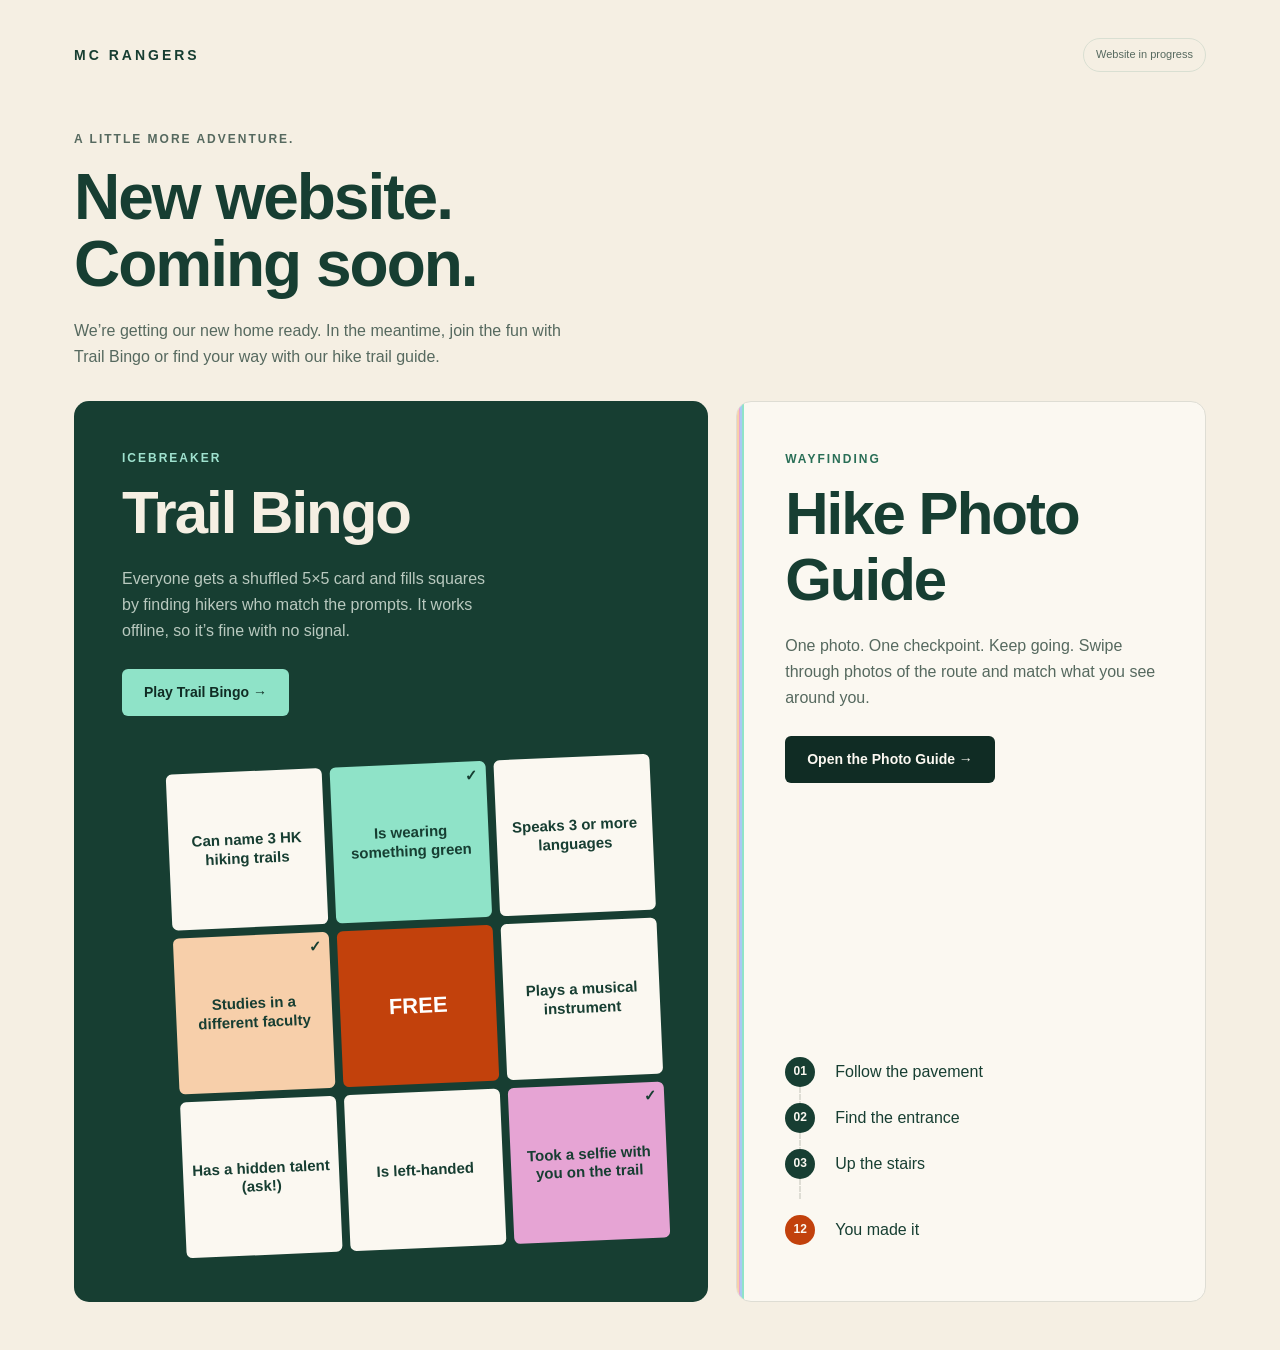
<file: index.html>
<!doctype html>
<html lang="en">
<head>
<meta charset="utf-8"><meta name="viewport" content="width=device-width, initial-scale=1"><meta name="theme-color" content="#173e32"><meta name="description" content="MC Rangers. Our new website is coming soon. Play Trail Bingo or open our hike photo guide."><title>MC Rangers | Coming Soon</title>
<style>
:root{color-scheme:light;--green:#173e32;--cream:#f5efe3;--paper:#fbf8f1;--mint:#8fe3c8;--muted:#56695f}*{box-sizing:border-box}body{margin:0;background:var(--cream);color:var(--green);font-family:-apple-system,BlinkMacSystemFont,"Segoe UI",sans-serif;line-height:1.6}.page{max-width:1180px;margin:auto;padding:30px 24px 48px}header{display:flex;justify-content:space-between;align-items:center;gap:16px}.brand{font-size:14px;font-weight:850;letter-spacing:3px}.status{border:1px solid #d9dfd2;border-radius:99px;padding:7px 12px;color:var(--muted);font-size:11px}main{padding-top:38px}.eyebrow,.tag{font-size:12px;letter-spacing:2px;text-transform:uppercase;font-weight:750}.eyebrow{color:var(--muted)}h1{font-size:clamp(40px,6vw,64px);line-height:1.05;letter-spacing:-2px;margin:14px 0} .intro{max-width:500px;color:var(--muted);margin:20px 0 32px}.tools{display:grid;grid-template-columns:1.35fr 1fr;gap:28px}.tool{border-radius:15px;padding:clamp(24px,4vw,48px);overflow:hidden;display:flex;flex-direction:column;min-width:0}.bingo-card{background:var(--green);color:var(--cream)}.guide-card{background:var(--paper);border:1px solid #deddd4;position:relative}.guide-card:before{content:"";position:absolute;inset:0 auto 0 0;width:7px;background:linear-gradient(90deg,#f7cfaa 0 25%,#e6a4d4 25% 50%,#a8c9f2 50% 75%,#8fe3c8 75%)}.tag{margin:0 0 12px;color:#2a6f57}.bingo-card .tag{color:#9fe2cf}h2{font-size:clamp(34px,4.8vw,60px);line-height:1.1;letter-spacing:-2px;margin:0 0 20px}.description{font-size:16px;margin:0 0 26px;max-width:42ch;color:var(--muted)}.bingo-card .description{color:#b9c9bf}.button{display:inline-flex;align-items:center;justify-content:center;align-self:flex-start;min-height:46px;padding:12px 22px;border-radius:6px;background:var(--mint);color:#102c24;font-weight:750;font-size:14px;text-decoration:none}.guide-card .button{background:#102c24;color:var(--paper)}.button:hover{filter:brightness(1.08)}.button:focus-visible{outline:3px solid #c2410c;outline-offset:5px}.board{list-style:none;display:grid;grid-template-columns:repeat(3,1fr);gap:8px;padding:0;margin:48px 0 6px 10%;transform:rotate(-2.5deg)}.board li{position:relative;aspect-ratio:1;display:flex;align-items:center;justify-content:center;text-align:center;padding:12px 7px;border-radius:6px;background:var(--paper);color:var(--green);font-size:clamp(11px,1.25vw,15px);font-weight:750;line-height:1.25}.board .mint{background:var(--mint)}.board .peach{background:#f7cfaa}.board .pink{background:#e6a4d4}.board .free{background:#c2410c;color:white;font-size:22px}.board .checked:after{content:'✓';position:absolute;right:8px;top:5px}.checkpoints{list-style:none;padding:0;margin:auto 0 0;position:relative;padding-top:100px}.checkpoints li{position:relative;display:flex;align-items:center;gap:20px;padding:8px 0}.checkpoints b{position:relative;z-index:1;width:30px;height:30px;border-radius:50%;background:var(--green);color:var(--paper);display:grid;place-items:center;font-size:12px}.checkpoints li:not(:last-child):after{content:'';position:absolute;left:14px;top:38px;height:20px;border-left:2px dashed #deddd4}.checkpoints .finish{margin-top:20px}.checkpoints .finish b{background:#c2410c}@media(max-width:760px){.tools{grid-template-columns:1fr}.board{max-width:420px;width:90%;align-self:center;margin:40px 0 8px}.board li{font-size:14px}.checkpoints{padding-top:50px}h2{font-size:clamp(36px,8vw,56px)}}@media(max-width:400px){.page{padding:20px 16px}.status{font-size:10px}.brand{letter-spacing:2px;font-size:12px}.board li{font-size:11px}}@media(prefers-reduced-motion:reduce){*{scroll-behavior:auto!important}}
</style>
</head>
<body><div class="page"><header><p class="brand">MC RANGERS</p><span class="status">Website in progress</span></header><main><p class="eyebrow">A little more adventure.</p><h1>New website.<br>Coming soon.</h1><p class="intro">We’re getting our new home ready. In the meantime, join the fun with Trail Bingo or find your way with our hike trail guide.</p>
<section class="tools" aria-label="MC Rangers trail tools">
<article class="tool bingo-card"><p class="tag">Icebreaker</p><h2>Trail Bingo</h2><p class="description">Everyone gets a shuffled 5×5 card and fills squares by finding hikers who match the prompts. It works offline, so it’s fine with no signal.</p><a class="button" href="/hike-bingo/">Play Trail Bingo →</a><ul class="board" aria-label="Illustrative bingo squares, not an interactive game"><li>Can name 3 HK hiking trails</li><li class="mint checked">Is wearing something green</li><li>Speaks 3 or more languages</li><li class="peach checked">Studies in a different faculty</li><li class="free">FREE</li><li>Plays a musical instrument</li><li>Has a hidden talent (ask!)</li><li>Is left-handed</li><li class="pink checked">Took a selfie with you on the trail</li></ul></article>
<article class="tool guide-card"><p class="tag">Wayfinding</p><h2>Hike Photo<br>Guide</h2><p class="description">One photo. One checkpoint. Keep going. Swipe through photos of the route and match what you see around you.</p><a class="button" href="/hike-guide/">Open the Photo Guide →</a><ol class="checkpoints" aria-label="Example guide checkpoints"><li><b>01</b><span>Follow the pavement</span></li><li><b>02</b><span>Find the entrance</span></li><li><b>03</b><span>Up the stairs</span></li><li class="finish"><b>12</b><span>You made it</span></li></ol></article>
</section></main></div></body></html>
</file>
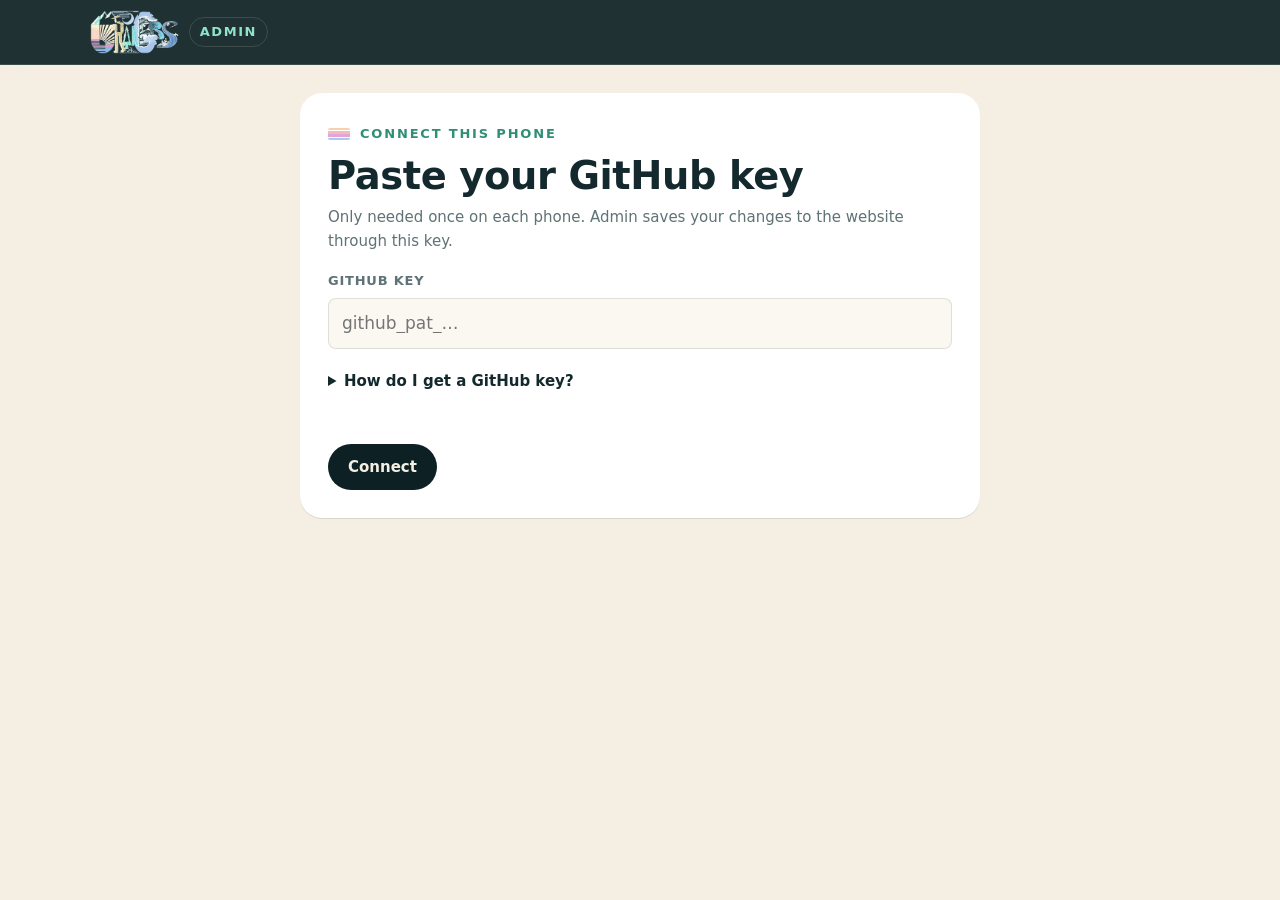
<file: admin.html>
<!doctype html>
<html lang="en">
<head>
<meta charset="utf-8">
<meta name="viewport" content="width=device-width, initial-scale=1, viewport-fit=cover">
<meta name="robots" content="noindex, nofollow">
<title>Admin · MC Rangers</title>
<meta name="theme-color" content="#0d2124">
<link rel="icon" type="image/png" href="icons/favicon-64.png">
<link rel="preconnect" href="https://api.fontshare.com" crossorigin>
<link href="https://api.fontshare.com/v2/css?f[]=clash-display@500,600&f[]=general-sans@400,500,600&display=swap" rel="stylesheet">
<link rel="stylesheet" href="css/site.css">
<link rel="stylesheet" href="css/admin.css">
</head>
<body data-page="admin">
<header class="site-head">
  <div class="wrap">
    <a class="brand" href="index.html" aria-label="MC Rangers home"><img src="icons/logo-sm.png" alt="MC Rangers" width="240" height="119"><span class="adm-tag">Admin</span></a>
    <div id="topRight"></div>
  </div>
</header>
<main class="adm wrap" id="main">
  <!-- CONNECT (once per phone) -->
  <section id="connect" class="hidden">
    <form class="panel" id="connectForm" novalidate>
      <div class="kicker">Connect this phone</div>
      <h1 class="adm-h1">Paste your GitHub key</h1>
      <p class="adm-sub">Only needed once on each phone. Admin saves your changes to the website through this key.</p>
      <label for="tok">GitHub key</label>
      <input type="password" id="tok" autocomplete="off" placeholder="github_pat_…" spellcheck="false">
      <details>
        <summary>How do I get a GitHub key?</summary>
        <ol>
          <li>GitHub → <strong>Settings → Developer settings → Personal access tokens → Fine-grained tokens</strong> → <strong>Generate new token</strong>.</li>
          <li>Resource owner: <strong>mcrangers</strong>. Repository access: <strong>Only select repositories → mcrangers.github.io</strong> (add hike-bingo too if you want one key for both).</li>
          <li>Permissions → Repository → <strong>Contents: Read and write</strong>.</li>
        </ol>
      </details>
      <div class="adm-err" id="connectErr" role="alert"></div>
      <button class="btn dark" type="submit" id="connectBtn">Connect</button>
    </form>
  </section>

  <!-- EDITOR -->
  <section id="editor" class="hidden">
    <div class="adm-tabs" role="tablist" aria-label="Sections">
      <button role="tab" type="button" data-tab="hikes" aria-selected="true">Hikes</button>
      <button role="tab" type="button" data-tab="posts" aria-selected="false">Blog</button>
      <button role="tab" type="button" data-tab="merch" aria-selected="false">Merch</button>
      <button role="tab" type="button" data-tab="site" aria-selected="false">Settings</button>
    </div>
    <div id="pane"></div>
  </section>
</main>
<div class="savebar hidden" id="saveBar">
  <div class="wrap"><span id="saveMsg" role="status">You have unsaved changes</span><button class="btn" type="button" id="saveBtn">Save</button></div>
</div>
<script src="js/admin.js"></script>
</body>
</html>
</file>
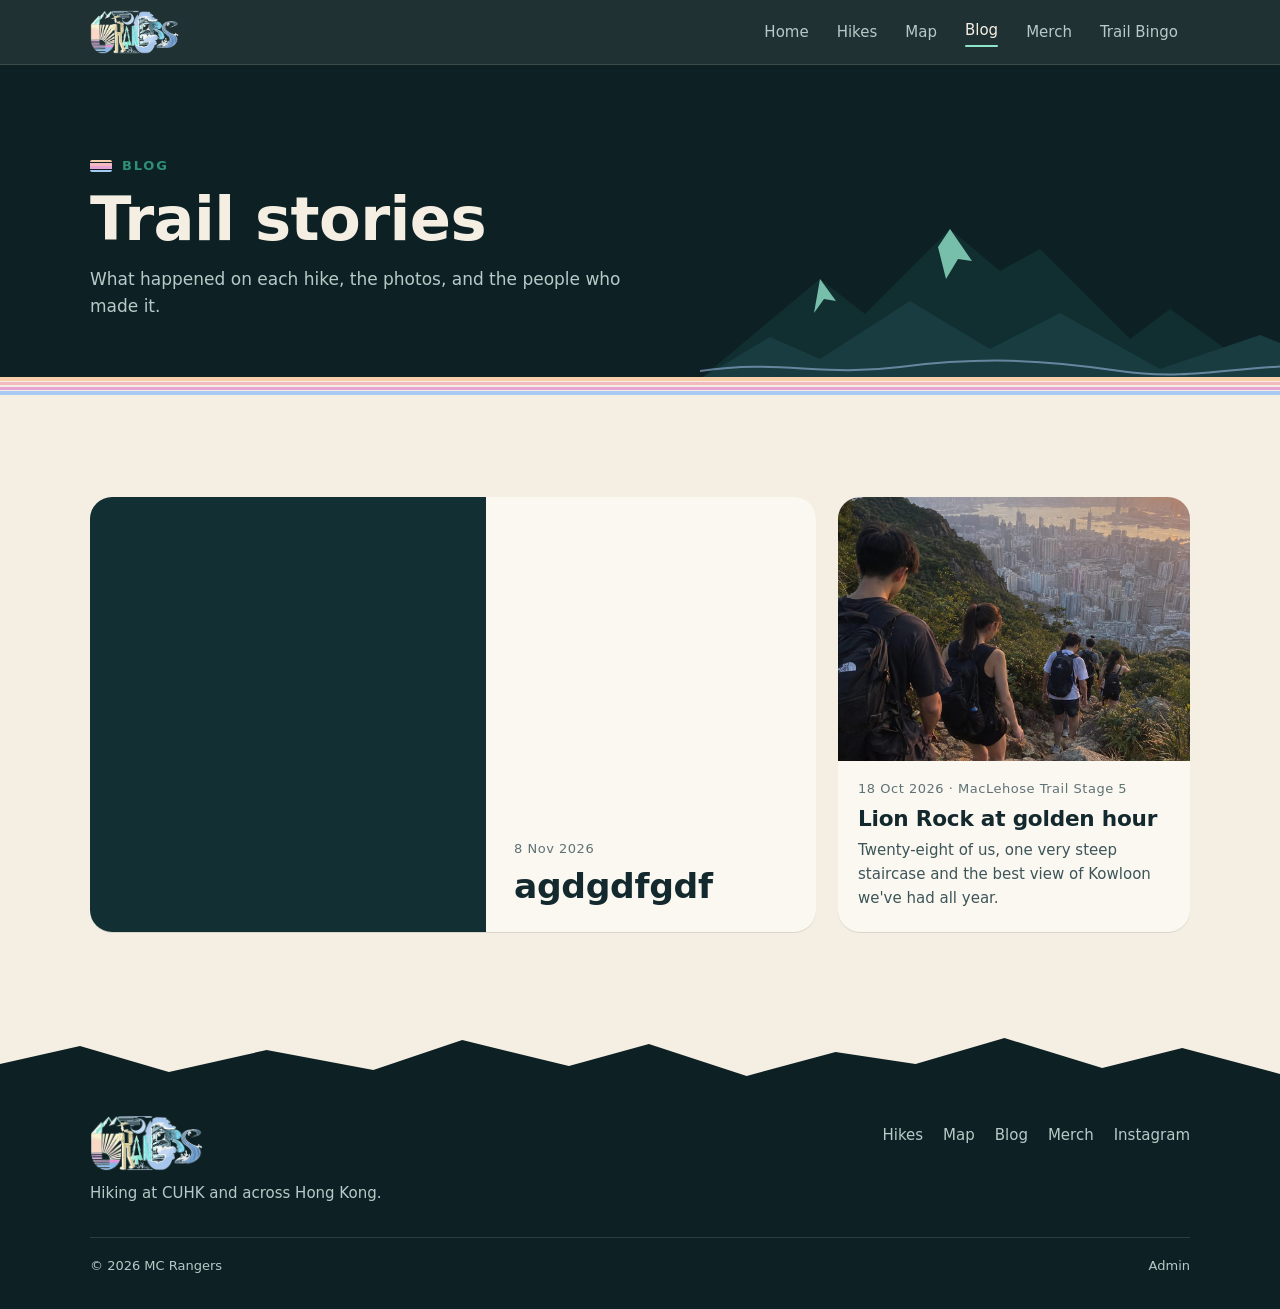
<file: blog.html>
<!doctype html>
<html lang="en">
<head>
<meta charset="utf-8">
<meta name="viewport" content="width=device-width, initial-scale=1, viewport-fit=cover">
<title>Blog · MC Rangers</title>
<meta name="description" content="Stories and photos from every MC Rangers hike.">
<meta name="theme-color" content="#0d2124">
<meta property="og:title" content="Blog · MC Rangers">
<meta property="og:description" content="Stories and photos from every MC Rangers hike.">
<meta property="og:type" content="website">
<meta property="og:image" content="icons/icon-512.png">
<link rel="icon" type="image/png" href="icons/favicon-64.png">
<link rel="apple-touch-icon" href="icons/apple-touch-icon.png">
<link rel="preconnect" href="https://api.fontshare.com" crossorigin>
<link href="https://api.fontshare.com/v2/css?f[]=clash-display@500,600&f[]=general-sans@400,500,600&display=swap" rel="stylesheet">
<link rel="stylesheet" href="css/site.css">
</head>
<body data-page="blog">
<a class="skip" href="#main">Skip to content</a>
<header class="site-head">
  <div class="wrap">
    <a class="brand" href="index.html" aria-label="MC Rangers home"><img src="icons/logo-sm.png" alt="MC Rangers" width="240" height="119"></a>
    <button class="menu-btn" type="button" aria-expanded="false" aria-controls="nav">Menu</button>
    <nav class="nav" id="nav" aria-label="Main">
      <a href="index.html">Home</a><a href="hikes.html">Hikes</a><a href="map.html" data-flag="showMap">Map</a><a href="blog.html" aria-current="page">Blog</a><a href="merch.html" data-flag="showMerch">Merch</a>
      <a href="https://mcrangers.github.io/hike-bingo/" data-flag="showBingo" class="hidden">Trail Bingo</a>
    </nav>
  </div>
</header>
<main id="main">
  <section class="page-head"><svg class="ridge" viewBox="0 0 620 170" aria-hidden="true"><path d="M0 170 L120 70 L165 105 L250 20 L300 62 L340 40 L430 130 L470 100 L540 150 L620 120 L620 170Z" fill="#123033"/><path d="M250 20 L272 52 L258 50 L246 70 L238 38Z M120 70 L136 92 L124 90 L114 104Z" fill="#8fe3c8" opacity=".9"/><path d="M0 170 L70 128 L120 150 L210 92 L290 140 L360 104 L460 160 L560 126 L620 150 L620 170Z" fill="#1a3f44"/><path d="M0 162 C80 150 120 168 200 158 S340 150 420 162 560 150 620 160" fill="none" stroke="#a8c9f2" stroke-width="2" opacity=".6"/></svg><div class="wrap"><div class="kicker">Blog</div><h1>Trail stories</h1><p>What happened on each hike, the photos, and the people who made it.</p></div></section>
  <div class="stripe-band" aria-hidden="true"></div>
  <section class="section"><div class="wrap"><div class="posts" id="allPosts"><div class="sk" style="grid-column:span 12;height:320px"></div></div></div></section>
</main>
<footer class="site-foot">
  <svg class="ridge-top" viewBox="0 0 1440 56" preserveAspectRatio="none" aria-hidden="true"><path d="M0 0 H1440 V40 L1330 14 L1240 34 L1130 4 L1030 30 L940 18 L840 42 L730 10 L640 32 L520 6 L420 36 L300 16 L190 38 L90 12 L0 30Z" fill="var(--cream)"/></svg>
  <div class="wrap">
    <div class="foot-grid">
      <div><img src="icons/logo-sm.png" alt="MC Rangers" width="240" height="119"><p>Hiking at CUHK and across Hong Kong.</p></div>
      <nav class="foot-links" aria-label="Footer">
        <a href="hikes.html">Hikes</a><a href="map.html" data-flag="showMap">Map</a><a href="blog.html">Blog</a><a href="merch.html" data-flag="showMerch">Merch</a>
        <a href="#" data-link="instagram" target="_blank" rel="noopener">Instagram</a>
        <a href="#" data-link="email" class="hidden">Email us</a>
      </nav>
    </div>
    <div class="foot-small"><span>&copy; <span data-year></span> MC Rangers</span><a href="admin.html">Admin</a></div>
  </div>
</footer>
<script src="js/site.js"></script>
</body>
</html>
</file>
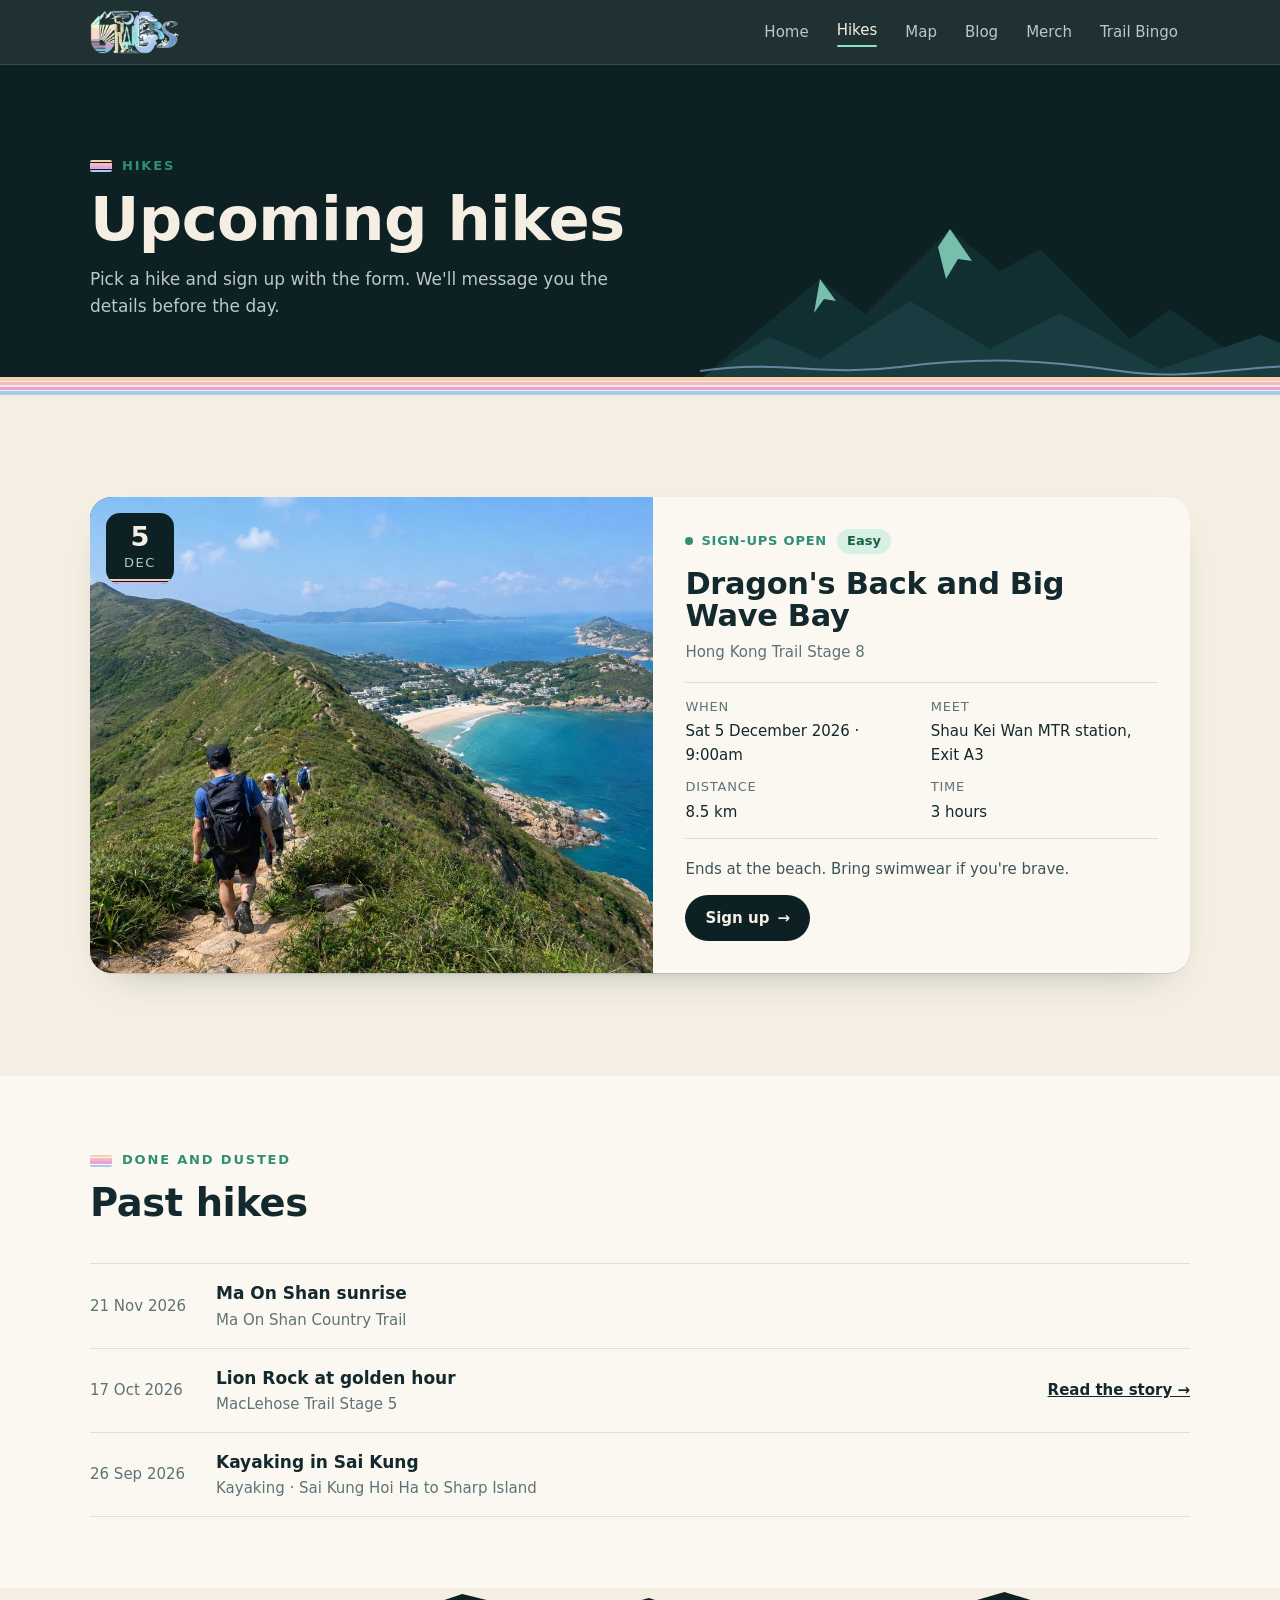
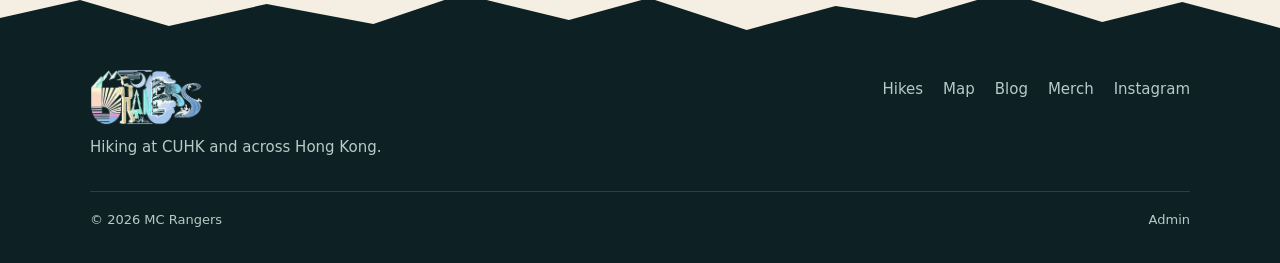
<file: hikes.html>
<!doctype html>
<html lang="en">
<head>
<meta charset="utf-8">
<meta name="viewport" content="width=device-width, initial-scale=1, viewport-fit=cover">
<title>Hikes · MC Rangers</title>
<meta name="description" content="Upcoming MC Rangers hikes with dates, meeting points and sign-up links, plus our past hikes.">
<meta name="theme-color" content="#0d2124">
<meta property="og:title" content="Hikes · MC Rangers">
<meta property="og:description" content="Upcoming MC Rangers hikes with dates, meeting points and sign-up links, plus our past hikes.">
<meta property="og:type" content="website">
<meta property="og:image" content="icons/icon-512.png">
<link rel="icon" type="image/png" href="icons/favicon-64.png">
<link rel="apple-touch-icon" href="icons/apple-touch-icon.png">
<link rel="preconnect" href="https://api.fontshare.com" crossorigin>
<link href="https://api.fontshare.com/v2/css?f[]=clash-display@500,600&f[]=general-sans@400,500,600&display=swap" rel="stylesheet">
<link rel="stylesheet" href="css/site.css">
</head>
<body data-page="hikes">
<a class="skip" href="#main">Skip to content</a>
<header class="site-head">
  <div class="wrap">
    <a class="brand" href="index.html" aria-label="MC Rangers home"><img src="icons/logo-sm.png" alt="MC Rangers" width="240" height="119"></a>
    <button class="menu-btn" type="button" aria-expanded="false" aria-controls="nav">Menu</button>
    <nav class="nav" id="nav" aria-label="Main">
      <a href="index.html">Home</a><a href="hikes.html" aria-current="page">Hikes</a><a href="map.html" data-flag="showMap">Map</a><a href="blog.html">Blog</a><a href="merch.html" data-flag="showMerch">Merch</a>
      <a href="https://mcrangers.github.io/hike-bingo/" data-flag="showBingo" class="hidden">Trail Bingo</a>
    </nav>
  </div>
</header>
<main id="main">
  <section class="page-head"><svg class="ridge" viewBox="0 0 620 170" aria-hidden="true"><path d="M0 170 L120 70 L165 105 L250 20 L300 62 L340 40 L430 130 L470 100 L540 150 L620 120 L620 170Z" fill="#123033"/><path d="M250 20 L272 52 L258 50 L246 70 L238 38Z M120 70 L136 92 L124 90 L114 104Z" fill="#8fe3c8" opacity=".9"/><path d="M0 170 L70 128 L120 150 L210 92 L290 140 L360 104 L460 160 L560 126 L620 150 L620 170Z" fill="#1a3f44"/><path d="M0 162 C80 150 120 168 200 158 S340 150 420 162 560 150 620 160" fill="none" stroke="#a8c9f2" stroke-width="2" opacity=".6"/></svg><div class="wrap"><div class="kicker">Hikes</div><h1>Upcoming hikes</h1><p>Pick a hike and sign up with the form. We'll message you the details before the day.</p></div></section>
  <div class="stripe-band" aria-hidden="true"></div>
  <section class="section"><div class="wrap"><div class="hikes" id="upcoming"><div class="sk" style="height:320px"></div></div></div></section>
  <section class="section paper tight" id="pastSec" data-flag="showPastHikes" aria-labelledby="pastH">
    <div class="wrap"><div class="sec-head"><div><div class="kicker">Done and dusted</div><h2 id="pastH">Past hikes</h2></div></div><ul class="past" id="past"></ul></div>
  </section>
</main>
<footer class="site-foot">
  <svg class="ridge-top" viewBox="0 0 1440 56" preserveAspectRatio="none" aria-hidden="true"><path d="M0 0 H1440 V40 L1330 14 L1240 34 L1130 4 L1030 30 L940 18 L840 42 L730 10 L640 32 L520 6 L420 36 L300 16 L190 38 L90 12 L0 30Z" fill="var(--cream)"/></svg>
  <div class="wrap">
    <div class="foot-grid">
      <div><img src="icons/logo-sm.png" alt="MC Rangers" width="240" height="119"><p>Hiking at CUHK and across Hong Kong.</p></div>
      <nav class="foot-links" aria-label="Footer">
        <a href="hikes.html">Hikes</a><a href="map.html" data-flag="showMap">Map</a><a href="blog.html">Blog</a><a href="merch.html" data-flag="showMerch">Merch</a>
        <a href="#" data-link="instagram" target="_blank" rel="noopener">Instagram</a>
        <a href="#" data-link="email" class="hidden">Email us</a>
      </nav>
    </div>
    <div class="foot-small"><span>&copy; <span data-year></span> MC Rangers</span><a href="admin.html">Admin</a></div>
  </div>
</footer>
<script src="js/site.js"></script>
</body>
</html>
</file>
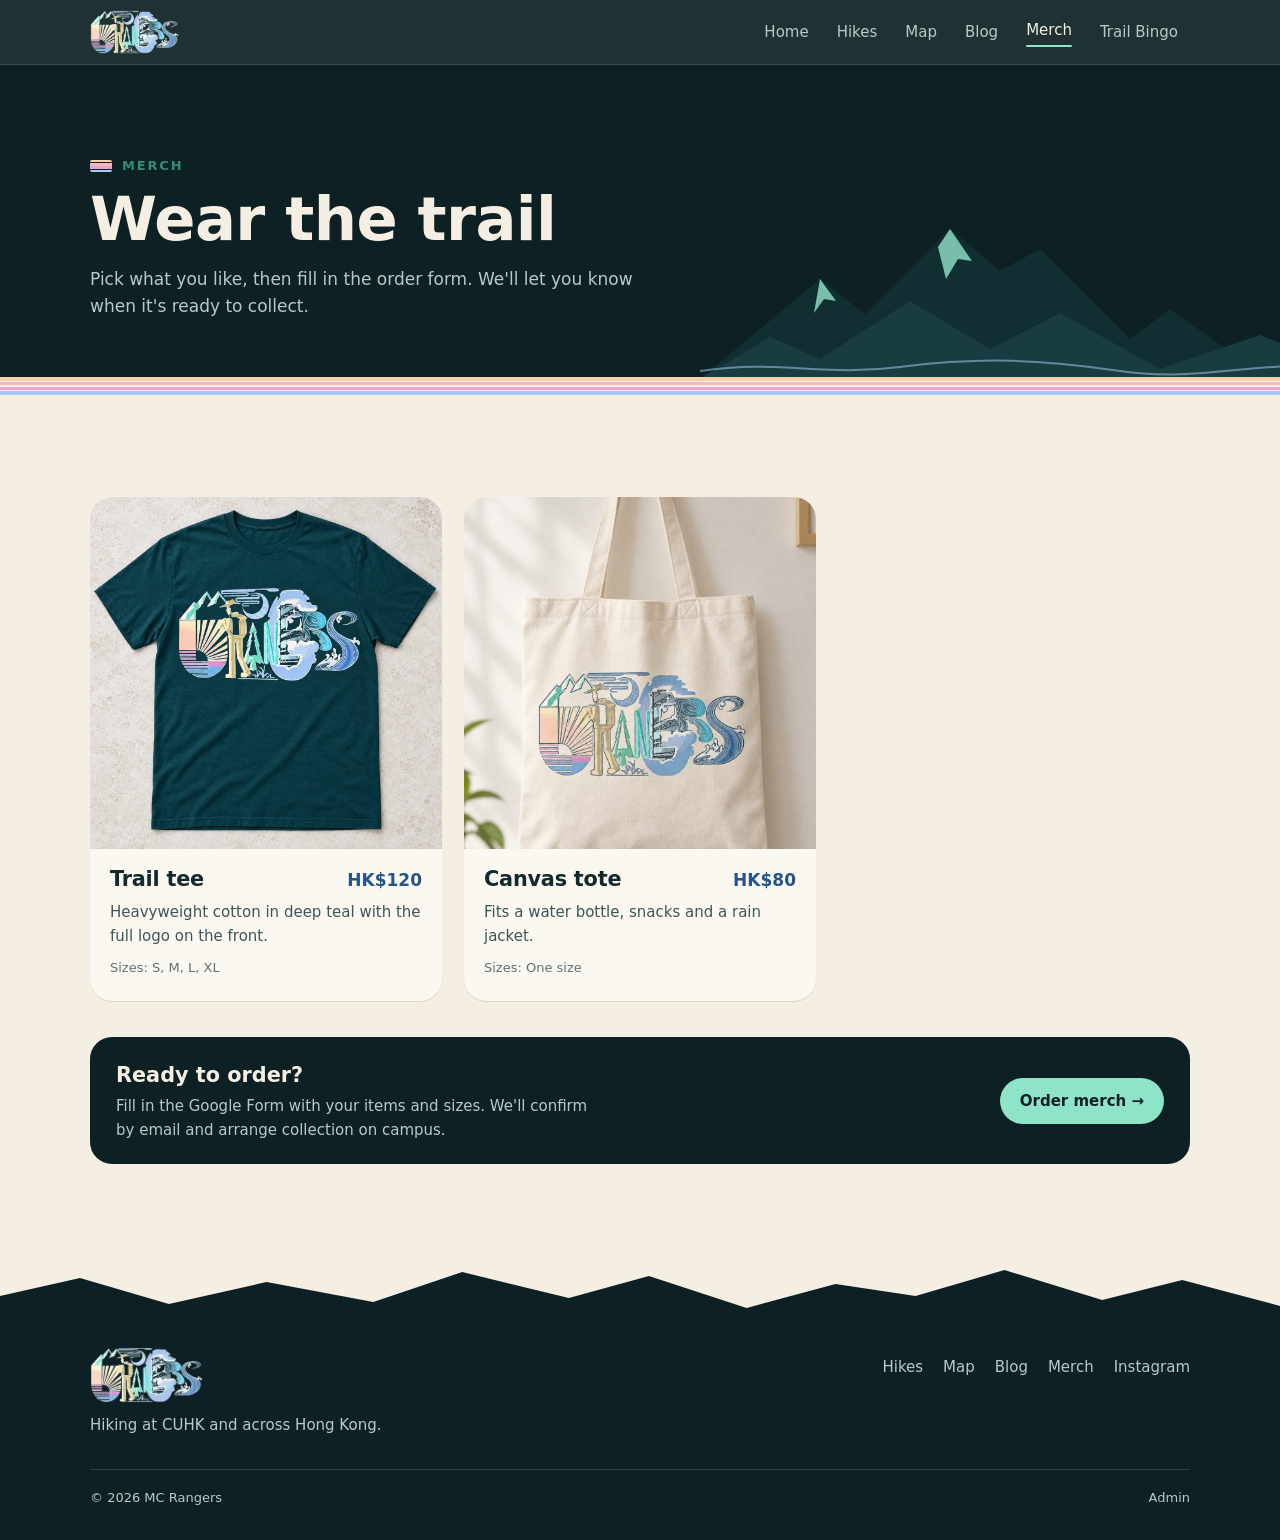
<file: merch.html>
<!doctype html>
<html lang="en">
<head>
<meta charset="utf-8">
<meta name="viewport" content="width=device-width, initial-scale=1, viewport-fit=cover">
<title>Merch · MC Rangers</title>
<meta name="description" content="MC Rangers tees, totes and more. Order through our Google Form.">
<meta name="theme-color" content="#0d2124">
<meta property="og:title" content="Merch · MC Rangers">
<meta property="og:description" content="MC Rangers tees, totes and more. Order through our Google Form.">
<meta property="og:type" content="website">
<meta property="og:image" content="icons/icon-512.png">
<link rel="icon" type="image/png" href="icons/favicon-64.png">
<link rel="apple-touch-icon" href="icons/apple-touch-icon.png">
<link rel="preconnect" href="https://api.fontshare.com" crossorigin>
<link href="https://api.fontshare.com/v2/css?f[]=clash-display@500,600&f[]=general-sans@400,500,600&display=swap" rel="stylesheet">
<link rel="stylesheet" href="css/site.css">
</head>
<body data-page="merch">
<a class="skip" href="#main">Skip to content</a>
<header class="site-head">
  <div class="wrap">
    <a class="brand" href="index.html" aria-label="MC Rangers home"><img src="icons/logo-sm.png" alt="MC Rangers" width="240" height="119"></a>
    <button class="menu-btn" type="button" aria-expanded="false" aria-controls="nav">Menu</button>
    <nav class="nav" id="nav" aria-label="Main">
      <a href="index.html">Home</a><a href="hikes.html">Hikes</a><a href="map.html" data-flag="showMap">Map</a><a href="blog.html">Blog</a><a href="merch.html" aria-current="page" data-flag="showMerch">Merch</a>
      <a href="https://mcrangers.github.io/hike-bingo/" data-flag="showBingo" class="hidden">Trail Bingo</a>
    </nav>
  </div>
</header>
<main id="main">
  <section class="page-head"><svg class="ridge" viewBox="0 0 620 170" aria-hidden="true"><path d="M0 170 L120 70 L165 105 L250 20 L300 62 L340 40 L430 130 L470 100 L540 150 L620 120 L620 170Z" fill="#123033"/><path d="M250 20 L272 52 L258 50 L246 70 L238 38Z M120 70 L136 92 L124 90 L114 104Z" fill="#8fe3c8" opacity=".9"/><path d="M0 170 L70 128 L120 150 L210 92 L290 140 L360 104 L460 160 L560 126 L620 150 L620 170Z" fill="#1a3f44"/><path d="M0 162 C80 150 120 168 200 158 S340 150 420 162 560 150 620 160" fill="none" stroke="#a8c9f2" stroke-width="2" opacity=".6"/></svg><div class="wrap"><div class="kicker">Merch</div><h1>Wear the trail</h1><p>Pick what you like, then fill in the order form. We'll let you know when it's ready to collect.</p></div></section>
  <div class="stripe-band" aria-hidden="true"></div>
  <section class="section"><div class="wrap">
    <div class="products" id="products"><div class="sk" style="height:360px"></div></div>
    <div class="order-bar" id="orderBar"></div>
  </div></section>
</main>
<footer class="site-foot">
  <svg class="ridge-top" viewBox="0 0 1440 56" preserveAspectRatio="none" aria-hidden="true"><path d="M0 0 H1440 V40 L1330 14 L1240 34 L1130 4 L1030 30 L940 18 L840 42 L730 10 L640 32 L520 6 L420 36 L300 16 L190 38 L90 12 L0 30Z" fill="var(--cream)"/></svg>
  <div class="wrap">
    <div class="foot-grid">
      <div><img src="icons/logo-sm.png" alt="MC Rangers" width="240" height="119"><p>Hiking at CUHK and across Hong Kong.</p></div>
      <nav class="foot-links" aria-label="Footer">
        <a href="hikes.html">Hikes</a><a href="map.html" data-flag="showMap">Map</a><a href="blog.html">Blog</a><a href="merch.html" data-flag="showMerch">Merch</a>
        <a href="#" data-link="instagram" target="_blank" rel="noopener">Instagram</a>
        <a href="#" data-link="email" class="hidden">Email us</a>
      </nav>
    </div>
    <div class="foot-small"><span>&copy; <span data-year></span> MC Rangers</span><a href="admin.html">Admin</a></div>
  </div>
</footer>
<script src="js/site.js"></script>
</body>
</html>
</file>
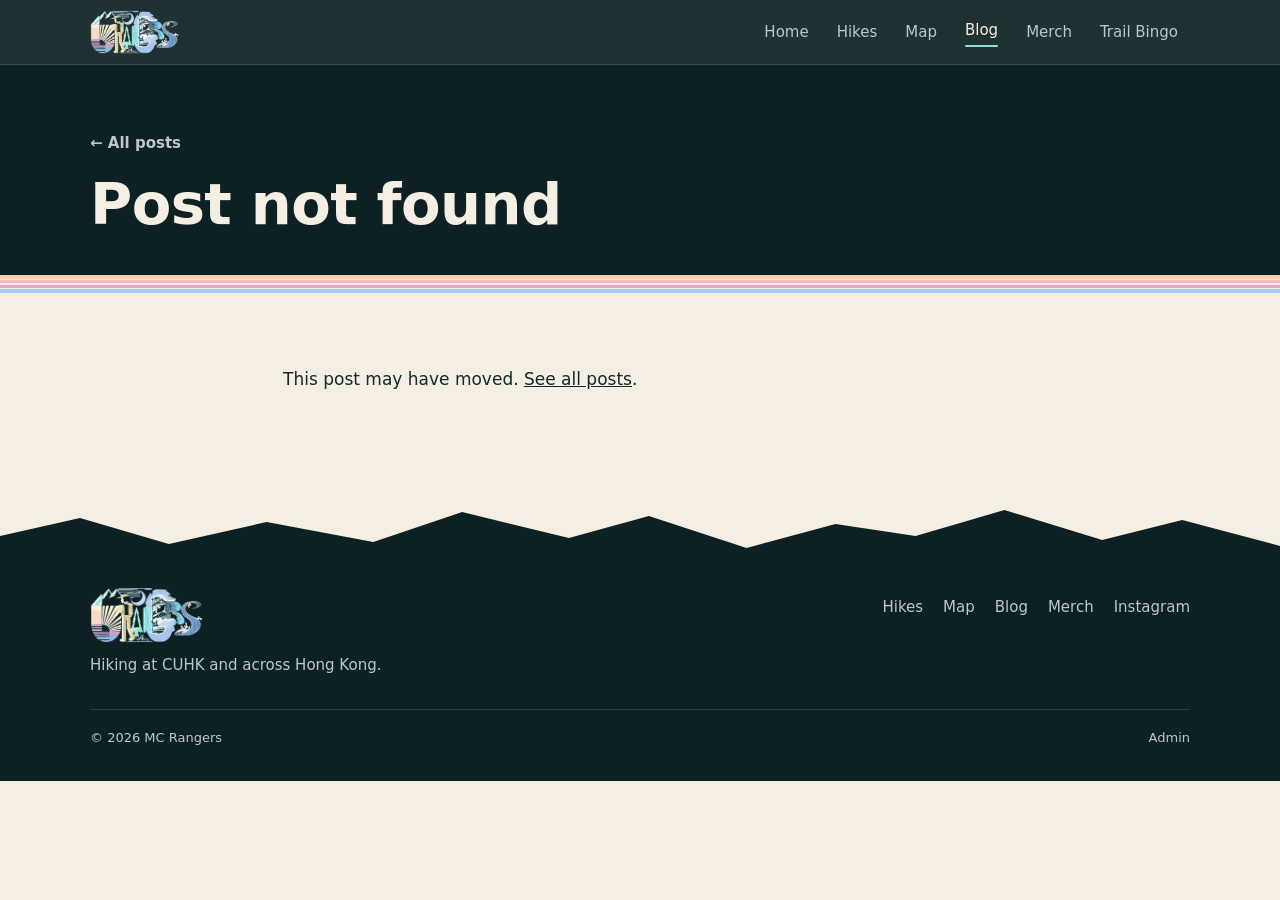
<file: post.html>
<!doctype html>
<html lang="en">
<head>
<meta charset="utf-8">
<meta name="viewport" content="width=device-width, initial-scale=1, viewport-fit=cover">
<title>Blog · MC Rangers</title>
<meta name="description" content="A trail story from MC Rangers.">
<meta name="theme-color" content="#0d2124">
<meta property="og:title" content="Blog · MC Rangers">
<meta property="og:description" content="A trail story from MC Rangers.">
<meta property="og:type" content="website">
<meta property="og:image" content="icons/icon-512.png">
<link rel="icon" type="image/png" href="icons/favicon-64.png">
<link rel="apple-touch-icon" href="icons/apple-touch-icon.png">
<link rel="preconnect" href="https://api.fontshare.com" crossorigin>
<link href="https://api.fontshare.com/v2/css?f[]=clash-display@500,600&f[]=general-sans@400,500,600&display=swap" rel="stylesheet">
<link rel="stylesheet" href="css/site.css">
</head>
<body data-page="blog">
<a class="skip" href="#main">Skip to content</a>
<header class="site-head">
  <div class="wrap">
    <a class="brand" href="index.html" aria-label="MC Rangers home"><img src="icons/logo-sm.png" alt="MC Rangers" width="240" height="119"></a>
    <button class="menu-btn" type="button" aria-expanded="false" aria-controls="nav">Menu</button>
    <nav class="nav" id="nav" aria-label="Main">
      <a href="index.html">Home</a><a href="hikes.html">Hikes</a><a href="map.html" data-flag="showMap">Map</a><a href="blog.html" aria-current="page">Blog</a><a href="merch.html" data-flag="showMerch">Merch</a>
      <a href="https://mcrangers.github.io/hike-bingo/" data-flag="showBingo" class="hidden">Trail Bingo</a>
    </nav>
  </div>
</header>
<main id="main">
  <article id="article">
    <header class="article-hero">
      <img class="cover" id="aCover" alt="" width="1600" height="686">
      <div class="wrap cap">
        <a class="back-link" href="blog.html">&larr; All posts</a>
        <div class="meta" id="aMeta"></div>
        <h1 id="aTitle">Loading…</h1>
      </div>
    </header>
    <div class="stripe-band" aria-hidden="true"></div>
    <section class="section tight"><div class="wrap"><div class="prose" id="aBody"></div><div class="gallery" id="aGallery"></div></div></section>
  </article>
  <section class="section paper tight" id="commentsSec" data-flag="commentsEnabled" aria-labelledby="cH">
    <div class="wrap"><div class="comments" id="comments">
      <h2 id="cH">Comments</h2>
      <p class="sub">Were you on this hike? Leave a comment. You need a CUHK email to post.</p>
      <ul class="c-list" id="cList" aria-live="polite"></ul>
      <div id="cBox"></div>
    </div></div>
  </section>
</main>
<footer class="site-foot">
  <svg class="ridge-top" viewBox="0 0 1440 56" preserveAspectRatio="none" aria-hidden="true"><path d="M0 0 H1440 V40 L1330 14 L1240 34 L1130 4 L1030 30 L940 18 L840 42 L730 10 L640 32 L520 6 L420 36 L300 16 L190 38 L90 12 L0 30Z" fill="var(--cream)"/></svg>
  <div class="wrap">
    <div class="foot-grid">
      <div><img src="icons/logo-sm.png" alt="MC Rangers" width="240" height="119"><p>Hiking at CUHK and across Hong Kong.</p></div>
      <nav class="foot-links" aria-label="Footer">
        <a href="hikes.html">Hikes</a><a href="map.html" data-flag="showMap">Map</a><a href="blog.html">Blog</a><a href="merch.html" data-flag="showMerch">Merch</a>
        <a href="#" data-link="instagram" target="_blank" rel="noopener">Instagram</a>
        <a href="#" data-link="email" class="hidden">Email us</a>
      </nav>
    </div>
    <div class="foot-small"><span>&copy; <span data-year></span> MC Rangers</span><a href="admin.html">Admin</a></div>
  </div>
</footer>
<script src="js/site.js"></script>
<script type="module" src="js/comments.js"></script>
</body>
</html>
</file>
<file: css/site.css>
/* MC Rangers — colours taken from the logo: night teal, mint ridges, sunrise stripes, sky waves */
:root{
  --night:#0d2124; --night-2:#123033; --night-3:#1a3f44;
  --cream:#f5efe3; --paper:#fbf8f1; --line:rgba(19,41,45,.12); --line-dark:rgba(245,239,227,.14);
  --ink:#13292d; --ink-2:#3d5559; --muted:#5f7275; --on-night:#f5efe3; --on-night-2:#b9c9c7;
  --mint:#8fe3c8; --mint-deep:#2f8f74; --sky:#a8c9f2; --wave:#3f78b8; --wave-deep:#24548c;
  --peach:#f7cfaa; --pink:#e6a4d4; --sand:#e8d9a8;
  --stripes:linear-gradient(180deg,var(--peach) 0 20%,transparent 20% 28%,#f2b9c0 28% 46%,transparent 46% 54%,var(--pink) 54% 72%,transparent 72% 80%,var(--sky) 80% 100%);
  --display:'Clash Display','General Sans',system-ui,sans-serif;
  --body:'General Sans',system-ui,sans-serif;
  --text-xs:clamp(.75rem,.72rem + .15vw,.8125rem);
  --text-sm:clamp(.875rem,.85rem + .12vw,.9375rem);
  --text-base:clamp(1rem,.97rem + .15vw,1.0625rem);
  --text-lg:clamp(1.125rem,1.05rem + .4vw,1.375rem);
  --text-xl:clamp(1.6rem,1.3rem + 1.4vw,2.4rem);
  --text-hero:clamp(2.6rem,1.6rem + 5vw,5.6rem);
  --r-sm:8px; --r-md:14px; --r-lg:22px;
  --wrap:1180px; --pad:clamp(18px,4vw,40px);
  --ease:cubic-bezier(.16,1,.3,1);
}
*,*::before,*::after{box-sizing:border-box}
html{-webkit-text-size-adjust:100%;scroll-behavior:smooth}
body{margin:0;font-family:var(--body);font-size:var(--text-base);line-height:1.6;color:var(--ink);background:var(--cream);-webkit-font-smoothing:antialiased}
img{max-width:100%;display:block;height:auto}
a{color:inherit}
button,input,textarea,select{font:inherit;color:inherit}
h1,h2,h3{font-family:var(--display);font-weight:600;line-height:1.05;letter-spacing:-.01em;margin:0}
p{margin:0}
.hidden{display:none!important}
.sr-only{position:absolute;width:1px;height:1px;overflow:hidden;clip:rect(0 0 0 0);white-space:nowrap}
.skip{position:absolute;left:12px;top:-60px;background:var(--mint);color:var(--night);padding:10px 14px;border-radius:var(--r-sm);z-index:100;font-weight:600;text-decoration:none}
.skip:focus{top:12px}
:focus-visible{outline:3px solid var(--mint);outline-offset:3px;border-radius:4px}
.wrap{max-width:var(--wrap);margin:0 auto;padding:0 var(--pad)}
@media (prefers-reduced-motion:reduce){*{animation:none!important;transition:none!important;scroll-behavior:auto!important}}

/* ---------- header ---------- */
.site-head{position:sticky;top:0;z-index:50;background:rgba(13,33,36,.92);backdrop-filter:blur(12px);-webkit-backdrop-filter:blur(12px);color:var(--on-night);border-bottom:1px solid var(--line-dark);padding-top:env(safe-area-inset-top)}
.site-head .wrap{display:flex;align-items:center;justify-content:space-between;gap:16px;height:64px}
.brand{display:flex;align-items:center;gap:10px;text-decoration:none}
.brand img{height:44px;width:auto}
.nav{display:flex;align-items:center;gap:4px}
.nav a{text-decoration:none;font-size:var(--text-sm);font-weight:500;padding:10px 12px;border-radius:999px;color:var(--on-night-2);transition:color .2s,background .2s}
.nav a:hover{color:var(--on-night);background:rgba(245,239,227,.07)}
.nav a[aria-current=page]{color:var(--on-night)}
.nav a[aria-current=page]::after{content:"";display:block;height:2px;margin-top:3px;border-radius:2px;background:var(--mint)}
.menu-btn{display:none;background:none;border:1px solid var(--line-dark);border-radius:999px;padding:9px 14px;font-size:var(--text-sm);color:var(--on-night);cursor:pointer;min-height:44px}
@media (max-width:720px){
  .menu-btn{display:block}
  .nav{position:absolute;left:0;right:0;top:100%;flex-direction:column;align-items:stretch;background:var(--night);border-bottom:1px solid var(--line-dark);padding:8px var(--pad) 16px;display:none}
  .nav.open{display:flex}
  .nav a{padding:14px 4px;border-radius:0;border-bottom:1px solid var(--line-dark);font-size:var(--text-base)}
  .nav a[aria-current=page]::after{display:none}
  .nav a[aria-current=page]{color:var(--mint)}
}

/* ---------- buttons ---------- */
.btn{display:inline-flex;align-items:center;justify-content:center;gap:8px;min-height:46px;padding:0 20px;border-radius:999px;border:0;background:var(--mint);color:var(--night);font-weight:600;font-size:var(--text-sm);text-decoration:none;cursor:pointer;transition:transform .15s var(--ease),background .2s}
.btn:hover{background:#a6ecd5}
.btn:active{transform:scale(.97)}
.btn.ghost{background:transparent;color:inherit;box-shadow:inset 0 0 0 1.5px currentColor}
.btn.ghost:hover{background:rgba(127,127,127,.08)}
.btn.dark{background:var(--night);color:var(--on-night)}
.btn.dark:hover{background:var(--night-3)}
.btn[aria-disabled=true],.btn:disabled{background:rgba(19,41,45,.08);color:var(--muted);cursor:not-allowed;box-shadow:none}
.btn svg{width:16px;height:16px}

/* ---------- hero ---------- */
.hero{position:relative;background:var(--night);color:var(--on-night);overflow:hidden;isolation:isolate}
.hero-art{position:absolute;inset:0;z-index:-1}
.hero-art img{width:100%;height:100%;object-fit:cover;object-position:70% 50%}
.hero-art::after{content:"";position:absolute;inset:0;background:linear-gradient(90deg,rgba(13,33,36,.92) 0%,rgba(13,33,36,.7) 38%,rgba(13,33,36,.1) 70%),linear-gradient(0deg,rgba(13,33,36,.85),transparent 35%)}
.hero .wrap{min-height:min(84vh,760px);display:flex;flex-direction:column;justify-content:center;padding-top:72px;padding-bottom:96px}
.hero-logo{width:min(320px,70vw);height:auto;margin-bottom:28px;filter:drop-shadow(0 8px 24px rgba(0,0,0,.35))}
.hero h1{font-size:var(--text-hero);max-width:12ch}
.hero h1 em{font-style:normal;color:var(--mint)}
.hero p.lede{margin-top:20px;max-width:46ch;color:var(--on-night-2);font-size:var(--text-lg);line-height:1.5}
.hero .actions{display:flex;flex-wrap:wrap;gap:12px;margin-top:32px}
.hero .btn.ghost{color:var(--on-night)}
.stripe-band{height:18px;background:var(--stripes)}

/* ---------- sections ---------- */
.section{padding:clamp(56px,8vw,112px) 0}
.section.tight{padding:clamp(40px,6vw,72px) 0}
.section.night{background:var(--night);color:var(--on-night)}
.section.paper{background:var(--paper)}
.sec-head{display:flex;align-items:end;justify-content:space-between;gap:20px;margin-bottom:clamp(24px,4vw,40px);flex-wrap:wrap}
.kicker{display:inline-flex;align-items:center;gap:10px;font-size:var(--text-xs);font-weight:600;letter-spacing:.14em;text-transform:uppercase;color:var(--mint-deep);margin-bottom:12px}
.night .kicker{color:var(--mint)}
.kicker::before{content:"";width:22px;height:12px;background:var(--stripes);border-radius:2px}
.sec-head h2,.page-title{font-size:var(--text-xl)}
.sec-head .more{font-size:var(--text-sm);font-weight:600;text-decoration:none;display:inline-flex;gap:6px;align-items:center;padding:10px 0}
.sec-head .more:hover{text-decoration:underline;text-underline-offset:4px}

/* page header for inner pages */
.page-head{background:var(--night);color:var(--on-night);padding:clamp(48px,7vw,88px) 0 clamp(36px,5vw,56px);position:relative;overflow:hidden}
.page-head .ridge{position:absolute;right:-40px;bottom:-2px;width:min(620px,90vw);height:auto;opacity:.9;pointer-events:none;z-index:0}
@media (max-width:760px){.page-head .ridge{opacity:.45;width:100vw;right:0}.page-head{padding-bottom:64px}}
.page-head h1{font-size:clamp(2.2rem,1.5rem + 3vw,3.8rem);position:relative}
.page-head p{margin-top:14px;max-width:52ch;color:var(--on-night-2);position:relative}

/* ---------- hike cards ---------- */
.hikes{display:grid;gap:20px}
.hike{display:grid;grid-template-columns:minmax(0,1.05fr) minmax(0,1fr);background:var(--paper);border-radius:var(--r-lg);overflow:hidden;box-shadow:0 1px 0 var(--line),0 18px 40px -28px rgba(13,33,36,.45)}
.section.paper .hike{background:#fff}
.hike-img{position:relative;min-height:240px;background:var(--night-2)}
.hike-img img{position:absolute;inset:0;width:100%;height:100%;object-fit:cover}
.date-chip{position:absolute;left:16px;top:16px;background:var(--night);color:var(--on-night);border-radius:var(--r-md);padding:10px 14px 10px;text-align:center;min-width:68px;overflow:hidden}
.date-chip::after{content:"";position:absolute;left:0;right:0;bottom:0;height:5px;background:var(--stripes)}
.date-chip b{display:block;font-family:var(--display);font-size:1.7rem;line-height:1;font-weight:600}
.date-chip span{display:block;font-size:var(--text-xs);letter-spacing:.12em;text-transform:uppercase;color:var(--on-night-2);margin-top:3px}
.hike-body{padding:clamp(20px,3vw,32px);display:flex;flex-direction:column;gap:14px}
.hike-body h3{font-size:clamp(1.4rem,1.1rem + 1vw,1.9rem)}
.hike-body .trail{color:var(--muted);font-size:var(--text-sm);margin-top:-6px}
.facts{display:grid;grid-template-columns:repeat(2,minmax(0,1fr));gap:10px 18px;margin:4px 0;padding:14px 0;border-top:1px solid var(--line);border-bottom:1px solid var(--line)}
.facts div{font-size:var(--text-sm);min-width:0}
.facts dt{font-size:var(--text-xs);color:var(--muted);letter-spacing:.06em;text-transform:uppercase}
.facts dd{margin:2px 0 0;font-weight:500}
.hike-notes{font-size:var(--text-sm);color:var(--ink-2)}
.hike-cta{display:flex;align-items:center;gap:14px;flex-wrap:wrap;margin-top:auto}
.status{display:inline-flex;align-items:center;gap:8px;font-size:var(--text-xs);font-weight:600;letter-spacing:.06em;text-transform:uppercase}
.status::before{content:"";width:8px;height:8px;border-radius:50%;background:currentColor}
.status.open{color:var(--mint-deep)}
.status.full{color:#b0653a}
.status.closed{color:var(--muted)}
.diff{display:inline-block;padding:2px 10px;border-radius:999px;font-size:var(--text-xs);font-weight:600;background:rgba(143,227,200,.35);color:#1d5e4c}
.diff.Moderate{background:rgba(168,201,242,.45);color:var(--wave-deep)}
.diff.Hard{background:rgba(230,164,212,.4);color:#7a2f63}
@media (max-width:760px){.hike{grid-template-columns:1fr}.hike-img{min-height:210px;aspect-ratio:16/10}}

/* past hikes list */
.past{list-style:none;margin:0;padding:0;border-top:1px solid var(--line)}
.past li{display:grid;grid-template-columns:110px 1fr auto;gap:16px;align-items:center;padding:16px 0;border-bottom:1px solid var(--line)}
.past time{font-size:var(--text-sm);color:var(--muted)}
.past b{font-weight:600}
.past .t{font-size:var(--text-sm);color:var(--muted)}
.past a{font-size:var(--text-sm);font-weight:600}
@media (max-width:560px){.past li{grid-template-columns:1fr auto}.past time{grid-column:1/-1;margin-bottom:-12px}}

/* ---------- blog ---------- */
.posts{display:grid;grid-template-columns:repeat(12,minmax(0,1fr));gap:22px}
.post-card{grid-column:span 4;display:flex;flex-direction:column;text-decoration:none;color:inherit;background:var(--paper);border-radius:var(--r-lg);overflow:hidden;box-shadow:0 1px 0 var(--line);transition:transform .25s var(--ease),box-shadow .25s}
.post-card:hover{transform:translateY(-3px);box-shadow:0 22px 40px -26px rgba(13,33,36,.5)}
.post-card .pc-img{aspect-ratio:4/3;overflow:hidden;background:var(--night-2)}
.post-card .pc-img img{width:100%;height:100%;object-fit:cover;transition:transform .6s var(--ease)}
.post-card:hover .pc-img img{transform:scale(1.03)}
.post-card .pc-body{padding:18px 20px 22px;display:flex;flex-direction:column;gap:8px}
.post-card h3{font-size:1.35rem}
.post-card p{color:var(--ink-2);font-size:var(--text-sm)}
.meta{font-size:var(--text-xs);color:var(--muted);letter-spacing:.04em}
.post-card.feature{grid-column:span 8;display:grid;grid-template-columns:1.2fr 1fr}
.post-card.feature .pc-img{aspect-ratio:auto;min-height:320px}
.post-card.feature .pc-body{justify-content:flex-end;padding:28px}
.post-card.feature h3{font-size:clamp(1.6rem,1.2rem + 1.2vw,2.2rem)}
.post-card.solo{grid-column:span 12}
@media (max-width:900px){.post-card{grid-column:span 6}.post-card.feature{grid-column:span 12}}
@media (max-width:620px){.post-card,.post-card.feature{grid-column:span 12;display:flex}.post-card.feature .pc-img{min-height:0;aspect-ratio:4/3}.post-card.feature .pc-body{padding:18px 20px 22px}}

/* article */
.article-hero{position:relative;background:var(--night);color:var(--on-night)}
.article-hero .cover{aspect-ratio:21/9;max-height:62vh;width:100%;object-fit:cover;opacity:.92}
.article-hero .cap{padding-top:clamp(28px,5vw,56px);padding-bottom:clamp(24px,4vw,40px)}
.article-hero h1{font-size:clamp(2.1rem,1.4rem + 3vw,3.6rem);max-width:20ch;margin-top:10px}
.article-hero .meta{color:var(--on-night-2);font-size:var(--text-sm)}
.prose{max-width:66ch;margin:0 auto;font-size:var(--text-base);line-height:1.72}
.prose p{margin:0 0 1.15em}
.prose h2{font-size:var(--text-lg);font-family:var(--body);font-weight:600;margin:1.8em 0 .6em}
.prose .lede{font-size:var(--text-lg);line-height:1.55;color:var(--ink-2)}
.prose img{border-radius:var(--r-md);margin:1.6em 0}
.gallery{display:grid;grid-template-columns:repeat(3,minmax(0,1fr));gap:10px;max-width:960px;margin:40px auto 0}
.gallery button{padding:0;border:0;border-radius:var(--r-md);overflow:hidden;aspect-ratio:1;cursor:zoom-in;background:var(--night-2)}
.gallery img{width:100%;height:100%;object-fit:cover}
.gallery button:first-child:nth-last-child(odd){grid-column:span 2;grid-row:span 2}
@media (max-width:560px){.gallery{grid-template-columns:repeat(2,minmax(0,1fr))}}
.lightbox{position:fixed;inset:0;background:rgba(8,20,22,.94);z-index:90;display:flex;align-items:center;justify-content:center;padding:20px}
.lightbox img{max-height:88vh;width:auto;border-radius:var(--r-md)}
.lightbox button{position:absolute;top:calc(14px + env(safe-area-inset-top));right:14px;min-height:44px}
.back-link{display:inline-flex;align-items:center;gap:6px;font-size:var(--text-sm);font-weight:600;text-decoration:none;color:var(--on-night-2);padding:10px 0}
.back-link:hover{color:var(--on-night)}

/* ---------- comments ---------- */
.comments{max-width:66ch;margin:0 auto}
.comments h2{font-size:var(--text-xl);margin-bottom:6px}
.comments .sub{color:var(--muted);font-size:var(--text-sm);margin-bottom:22px}
.c-list{list-style:none;margin:0 0 28px;padding:0;display:grid;gap:12px}
.c-item{background:#fff;border-radius:var(--r-md);padding:16px 18px;box-shadow:0 1px 0 var(--line)}
.c-top{display:flex;justify-content:space-between;align-items:baseline;gap:10px;margin-bottom:6px}
.c-name{font-weight:600;font-size:var(--text-sm);display:flex;align-items:center;gap:8px}
.c-name .av{width:28px;height:28px;border-radius:50%;display:grid;place-items:center;font-size:.75rem;font-weight:700;color:var(--night);background:var(--mint)}
.c-time{font-size:var(--text-xs);color:var(--muted)}
.c-text{white-space:pre-wrap;overflow-wrap:anywhere;font-size:var(--text-sm)}
.c-del{background:none;border:0;color:var(--muted);font-size:var(--text-xs);cursor:pointer;padding:6px 0;text-decoration:underline}
.c-empty{color:var(--muted);font-size:var(--text-sm);padding:18px;border:1px dashed var(--line);border-radius:var(--r-md);text-align:center}
.c-box{background:var(--night);color:var(--on-night);border-radius:var(--r-lg);padding:clamp(20px,3vw,28px)}
.c-box h3{font-size:1.3rem;margin-bottom:6px}
.c-box p.hint{color:var(--on-night-2);font-size:var(--text-sm);margin-bottom:16px}
.c-box label{display:block;font-size:var(--text-xs);font-weight:600;letter-spacing:.06em;text-transform:uppercase;color:var(--on-night-2);margin:12px 0 6px}
.c-box input,.c-box textarea{width:100%;background:var(--night-2);border:1px solid var(--line-dark);border-radius:var(--r-sm);padding:12px 14px;color:var(--on-night);min-height:46px}
.c-box textarea{min-height:110px;resize:vertical}
.c-box input:focus,.c-box textarea:focus{outline:2px solid var(--mint);outline-offset:1px;border-color:transparent}
.c-row{display:flex;gap:10px;align-items:center;flex-wrap:wrap;margin-top:16px}
.c-tabs{display:flex;gap:6px;margin-bottom:6px;background:var(--night-2);padding:4px;border-radius:999px;width:max-content}
.c-tabs button{border:0;background:none;color:var(--on-night-2);padding:8px 14px;border-radius:999px;cursor:pointer;font-size:var(--text-sm);font-weight:600;min-height:40px}
.c-tabs button[aria-selected=true]{background:var(--on-night);color:var(--night)}
.c-link{background:none;border:0;color:var(--mint);font-size:var(--text-sm);cursor:pointer;text-decoration:underline;padding:8px 0}
.c-err{color:#ffb4a6;font-size:var(--text-sm);min-height:1.2em;margin-top:10px}
.c-ok{color:var(--mint);font-size:var(--text-sm);margin-top:10px}
.c-who{font-size:var(--text-sm);color:var(--on-night-2)}
.c-who b{color:var(--on-night)}

/* ---------- merch ---------- */
.merch-band{display:grid;grid-template-columns:1fr 1fr;gap:clamp(24px,5vw,64px);align-items:center}
.merch-band .imgs{display:grid;grid-template-columns:1fr 1fr;gap:14px}
.merch-band .imgs img{border-radius:var(--r-lg);aspect-ratio:1;object-fit:cover;width:100%;height:auto}
.merch-band .imgs img:nth-child(2){margin-top:40px}
.merch-band p{color:var(--on-night-2);margin:14px 0 26px;max-width:42ch}
@media (max-width:760px){.merch-band{grid-template-columns:1fr}}
.products{display:grid;grid-template-columns:repeat(auto-fill,minmax(260px,1fr));gap:22px}
.product{background:var(--paper);border-radius:var(--r-lg);overflow:hidden;box-shadow:0 1px 0 var(--line)}
.product img{aspect-ratio:1;object-fit:cover;width:100%;background:var(--night-2)}
.product .pb{padding:18px 20px 22px}
.product .row{display:flex;justify-content:space-between;align-items:baseline;gap:12px}
.product h3{font-size:1.3rem}
.product .price{font-weight:600;color:var(--wave-deep)}
.product p{font-size:var(--text-sm);color:var(--ink-2);margin-top:6px}
.product .sizes{font-size:var(--text-xs);color:var(--muted);margin-top:10px}
.order-bar{margin-top:36px;display:flex;align-items:center;justify-content:space-between;gap:20px;flex-wrap:wrap;background:var(--night);color:var(--on-night);border-radius:var(--r-lg);padding:22px 26px}
.order-bar p{color:var(--on-night-2);font-size:var(--text-sm);max-width:50ch}
.order-bar b{display:block;color:var(--on-night);font-family:var(--display);font-size:1.3rem;font-weight:600;margin-bottom:2px}

/* ---------- about ---------- */
.about{display:grid;grid-template-columns:minmax(0,1.1fr) minmax(0,1fr);gap:clamp(28px,6vw,80px);align-items:center}
.about p{font-size:var(--text-lg);line-height:1.55;color:var(--ink-2)}
.about .links{display:flex;gap:12px;flex-wrap:wrap;margin-top:26px}
.about-art{border-radius:var(--r-lg);background:var(--night);padding:clamp(24px,4vw,40px);display:grid;place-items:center;aspect-ratio:4/3}
.about-art img{width:100%;height:auto}
@media (max-width:760px){.about{grid-template-columns:1fr}}

/* ---------- empty + loading ---------- */
.empty{border:1.5px dashed var(--line);border-radius:var(--r-lg);padding:32px;text-align:center;color:var(--muted)}
.night .empty{border-color:var(--line-dark);color:var(--on-night-2)}
.empty b{display:block;color:var(--ink);font-family:var(--display);font-size:1.3rem;font-weight:600;margin-bottom:4px}
.night .empty b{color:var(--on-night)}
.sk{background:linear-gradient(90deg,rgba(19,41,45,.06),rgba(19,41,45,.12),rgba(19,41,45,.06));background-size:200% 100%;animation:sk 1.4s infinite;border-radius:var(--r-lg)}
@keyframes sk{to{background-position:-200% 0}}

/* ---------- footer ---------- */
.site-foot{background:var(--night);color:var(--on-night-2);position:relative;padding:80px 0 calc(32px + env(safe-area-inset-bottom));font-size:var(--text-sm)}
.site-foot .ridge-top{position:absolute;left:0;right:0;top:-1px;width:100%;height:56px;display:block}
.foot-grid{display:flex;justify-content:space-between;gap:28px;flex-wrap:wrap;align-items:flex-start}
.foot-grid img{height:56px;width:auto;margin-bottom:10px}
.foot-links{display:flex;gap:6px 20px;flex-wrap:wrap}
.foot-links a{text-decoration:none;padding:8px 0}
.foot-links a:hover{color:var(--on-night)}
.foot-small{margin-top:32px;padding-top:18px;border-top:1px solid var(--line-dark);display:flex;justify-content:space-between;gap:12px;flex-wrap:wrap;font-size:var(--text-xs)}
.foot-small a{color:var(--on-night-2);text-decoration:none}

/* reveal */
.reveal{opacity:0;transform:translateY(14px);transition:opacity .7s var(--ease),transform .7s var(--ease)}
.reveal.in{opacity:1;transform:none}
@media (prefers-reduced-motion:reduce){.reveal{opacity:1;transform:none}}
@media (max-width:760px){.hero-art::after{background:linear-gradient(0deg,rgba(13,33,36,.95) 0%,rgba(13,33,36,.82) 55%,rgba(13,33,36,.45) 100%)}}

/* ---------- map ---------- */
.map-sub{color:var(--muted);margin:-12px 0 20px;max-width:56ch}
.map-box{position:relative;height:clamp(340px,52vw,480px);border-radius:var(--r-lg);overflow:hidden;background:#dfe8e4;box-shadow:0 1px 0 var(--line),0 18px 40px -28px rgba(13,33,36,.45);z-index:0}
.map-box.full{height:clamp(420px,68vh,720px)}
.map-box::after{content:"";position:absolute;left:0;right:0;top:0;height:6px;background:var(--stripes);z-index:500;pointer-events:none}
.map-empty{position:absolute;inset:auto 16px 16px 16px;z-index:600;background:var(--paper);border-radius:var(--r-md);padding:12px 16px;font-size:var(--text-sm);color:var(--muted);box-shadow:0 8px 24px -12px rgba(0,0,0,.3)}
.pin{--c:var(--wave-deep);position:relative;display:grid;place-items:center;width:38px;height:38px;border-radius:50% 50% 50% 4px;transform:rotate(-45deg);background:var(--c);color:#fff;box-shadow:0 0 0 3px #fff,0 6px 14px -4px rgba(13,33,36,.55);transition:transform .2s var(--ease)}
.pin svg{transform:rotate(45deg)}
.leaflet-marker-icon:hover .pin,.leaflet-marker-icon:focus .pin{transform:rotate(-45deg) scale(1.12)}
.pin.t-Hike{--c:#2f8f74}.pin.t-Rafting{--c:#24548c}.pin.t-Kayaking{--c:#3f78b8}.pin.t-Cycling{--c:#b0653a}.pin.t-Camping{--c:#5b4a8a}.pin.t-Beach{--c:#c46a9f}.pin.t-Other{--c:#13292d}
.pin.up{box-shadow:0 0 0 3px var(--mint),0 6px 14px -4px rgba(13,33,36,.55)}
.pin.up::after{content:"";position:absolute;inset:-3px;border-radius:inherit;border:3px solid var(--mint);animation:pinPulse 2.2s ease-out infinite}
@keyframes pinPulse{from{opacity:.9;transform:scale(1)}to{opacity:0;transform:scale(1.7)}}
@media (prefers-reduced-motion:reduce){.pin.up::after{animation:none}}
.pin.sm{width:30px;height:30px;flex:none}
.pin.sm svg{width:15px;height:15px}
.mcr-pop .leaflet-popup-content-wrapper{border-radius:var(--r-md);padding:0;overflow:hidden;background:var(--paper)}
.mcr-pop .leaflet-popup-content{margin:0;width:260px!important;font-family:var(--body)}
.mcr-pop .leaflet-popup-tip{background:var(--paper)}
.mcr-pop a.leaflet-popup-close-button{color:#fff;text-shadow:0 1px 4px rgba(0,0,0,.6);font-size:22px;width:30px;height:30px;top:4px;right:4px}
.pop img{width:100%;height:140px;object-fit:cover;display:block}
.pop-b{padding:14px 16px 16px}
.pop-meta{display:flex;gap:8px;align-items:center;flex-wrap:wrap;margin-bottom:6px}
.pop-type{display:inline-flex;align-items:center;gap:6px;font-size:12px;font-weight:600;letter-spacing:.06em;text-transform:uppercase;color:var(--mint-deep)}
.pop-type svg{width:15px;height:15px}
.pop-type.t-Rafting,.pop-type.t-Kayaking{color:var(--wave-deep)}
.pop-up{font-size:11px;font-weight:600;background:var(--mint);color:var(--ink);padding:2px 8px;border-radius:99px}
.pop h3{font-family:var(--display);font-size:1.15rem;line-height:1.2;margin:0 0 4px;color:var(--ink)}
.pop p{margin:0 0 12px!important;font-size:13px;color:var(--muted)}
.pop .btn{color:var(--on-night)}
.pop .btn.ghost{color:var(--ink)}
.pop-note{font-size:13px;color:var(--muted)}
.btn.sm{padding:9px 16px;font-size:var(--text-xs)}
.chips{display:flex;flex-wrap:wrap;gap:8px;margin-bottom:16px}
.chips:empty{display:none}
.chip{display:inline-flex;align-items:center;gap:6px;border:0;border-radius:99px;padding:9px 16px;font:inherit;font-size:var(--text-sm);font-weight:600;background:var(--paper);color:var(--ink);box-shadow:inset 0 0 0 1.5px var(--line);cursor:pointer}
.chip svg{width:16px;height:16px}
.chip[aria-pressed=true]{background:var(--night);color:var(--on-night);box-shadow:none}
.map-list{list-style:none;padding:0;margin:20px 0 0;display:grid;grid-template-columns:repeat(auto-fill,minmax(240px,1fr));gap:10px}
.map-list button{width:100%;display:flex;gap:12px;align-items:center;text-align:left;border:0;background:var(--paper);border-radius:var(--r-md);padding:12px 14px;font:inherit;color:inherit;cursor:pointer;box-shadow:0 1px 0 var(--line)}
.map-list button:hover{background:#fff}
.map-list b{display:block;font-weight:600;line-height:1.3}
.map-list small{color:var(--muted);font-size:var(--text-xs)}
.map-link{color:var(--mint);text-underline-offset:3px}
.map-box .leaflet-tile-pane{filter:saturate(.85) sepia(.08)}
</file>
<file: css/admin.css>
body[data-page=admin]{background:var(--cream);padding-bottom:110px}
.adm-tag{font-size:var(--text-xs);font-weight:600;letter-spacing:.12em;text-transform:uppercase;color:var(--mint);border:1px solid var(--line-dark);padding:4px 10px;border-radius:999px}
.adm{max-width:760px;padding-top:28px}
.adm-h1{font-size:var(--text-xl);margin-bottom:8px}
.adm-sub{color:var(--muted);font-size:var(--text-sm);margin-bottom:18px}
.panel{background:#fff;border-radius:var(--r-lg);padding:clamp(18px,4vw,28px);box-shadow:0 1px 0 var(--line);margin-bottom:16px}
.panel h2{font-size:1.3rem;margin-bottom:4px}
.adm label{display:block;font-size:var(--text-xs);font-weight:600;letter-spacing:.06em;text-transform:uppercase;color:var(--muted);margin:16px 0 6px}
.adm input[type=text],.adm input[type=url],.adm input[type=email],.adm input[type=date],.adm input[type=password],.adm select,.adm textarea{width:100%;min-height:46px;border:1px solid var(--line);border-radius:var(--r-sm);padding:11px 13px;background:var(--paper)}
.adm textarea{min-height:200px;resize:vertical;line-height:1.55}
.adm textarea.short{min-height:90px}
.adm input:focus,.adm select:focus,.adm textarea:focus{outline:2px solid var(--wave);outline-offset:1px;border-color:transparent}
.adm .help{font-size:var(--text-xs);color:var(--muted);margin-top:5px}
.adm details{margin:14px 0;font-size:var(--text-sm)}
.adm summary{cursor:pointer;font-weight:600;padding:6px 0}
.adm ol{padding-left:20px;color:var(--ink-2)}
.adm-err{color:#a83b2a;font-size:var(--text-sm);min-height:1.3em;margin:12px 0}
.adm-tabs{display:flex;gap:4px;background:#fff;padding:5px;border-radius:999px;box-shadow:0 1px 0 var(--line);margin-bottom:18px;position:sticky;top:72px;z-index:5;overflow-x:auto}
.adm-tabs button{flex:1;border:0;background:none;padding:10px 12px;min-height:44px;border-radius:999px;font-weight:600;font-size:var(--text-sm);cursor:pointer;color:var(--muted);white-space:nowrap}
.adm-tabs button[aria-selected=true]{background:var(--night);color:var(--on-night)}
.adm-head{display:flex;justify-content:space-between;align-items:center;gap:12px;margin:6px 0 14px}
.adm-head h2{font-size:1.5rem}
.item{background:#fff;border-radius:var(--r-md);box-shadow:0 1px 0 var(--line);margin-bottom:10px;overflow:hidden}
.item-top{display:flex;align-items:center;gap:12px;padding:12px 14px;cursor:pointer;width:100%;border:0;background:none;text-align:left;min-height:64px}
.item-top img,.item-top .noimg{width:52px;height:52px;border-radius:var(--r-sm);object-fit:cover;flex:none;background:var(--night-2)}
.item-top .t{flex:1;min-width:0}
.item-top b{display:block;white-space:nowrap;overflow:hidden;text-overflow:ellipsis}
.item-top small{color:var(--muted);font-size:var(--text-xs)}
.item-top .chev{color:var(--muted);transition:transform .2s}
.item.open .chev{transform:rotate(180deg)}
.item-body{padding:0 16px 18px;border-top:1px solid var(--line);display:none}
.item.open .item-body{display:block}
.row2{display:grid;grid-template-columns:1fr 1fr;gap:0 12px}
@media (max-width:520px){.row2{grid-template-columns:1fr}}
.item-actions{display:flex;gap:10px;justify-content:space-between;flex-wrap:wrap;margin-top:18px}
.btn.sm{min-height:40px;padding:0 14px}
.btn.danger{background:transparent;color:#a83b2a;box-shadow:inset 0 0 0 1.5px #e3b7ad}
.imgfield{display:flex;gap:10px;align-items:center;flex-wrap:wrap}
.imgfield .thumb{width:88px;height:66px;border-radius:var(--r-sm);object-fit:cover;background:var(--night-2)}
.imgfield input[type=text]{flex:1;min-width:160px}
.upl{position:relative;overflow:hidden}
.upl input{position:absolute;inset:0;opacity:0;cursor:pointer}
.photos{display:grid;grid-template-columns:repeat(auto-fill,minmax(90px,1fr));gap:8px;margin-top:8px}
.photos .ph{position:relative}
.photos img{width:100%;aspect-ratio:1;object-fit:cover;border-radius:var(--r-sm);background:var(--night-2)}
.photos button{position:absolute;top:4px;right:4px;width:30px;height:30px;border-radius:50%;border:0;background:rgba(13,33,36,.85);color:#fff;cursor:pointer;font-size:16px;line-height:1}
.toggle{display:flex;justify-content:space-between;align-items:center;gap:16px;padding:14px 0;border-bottom:1px solid var(--line)}
.toggle:last-child{border-bottom:0}
.toggle b{display:block;font-weight:600}
.toggle small{color:var(--muted);font-size:var(--text-xs)}
.switch{position:relative;width:52px;height:30px;flex:none}
.switch input{position:absolute;inset:0;opacity:0;margin:0;cursor:pointer;z-index:1}
.switch span{position:absolute;inset:0;border-radius:999px;background:#cfd6d4;transition:background .2s}
.switch span::after{content:"";position:absolute;left:3px;top:3px;width:24px;height:24px;border-radius:50%;background:#fff;transition:transform .2s var(--ease);box-shadow:0 1px 3px rgba(0,0,0,.2)}
.switch input:checked+span{background:var(--mint-deep)}
.switch input:checked+span::after{transform:translateX(22px)}
.switch input:focus-visible+span{outline:3px solid var(--wave);outline-offset:2px}
.savebar{position:fixed;left:0;right:0;bottom:0;z-index:60;background:var(--night);color:var(--on-night);padding:12px 0 calc(12px + env(safe-area-inset-bottom));box-shadow:0 -10px 30px -10px rgba(0,0,0,.3)}
.savebar .wrap{max-width:760px;display:flex;justify-content:space-between;align-items:center;gap:14px}
.savebar span{font-size:var(--text-sm);color:var(--on-night-2)}
.empty-adm{color:var(--muted);text-align:center;padding:28px;border:1.5px dashed var(--line);border-radius:var(--r-md);font-size:var(--text-sm)}
.order{display:flex;gap:6px}
.order button{width:40px;height:40px;border-radius:50%;border:1px solid var(--line);background:#fff;cursor:pointer}
</file>
